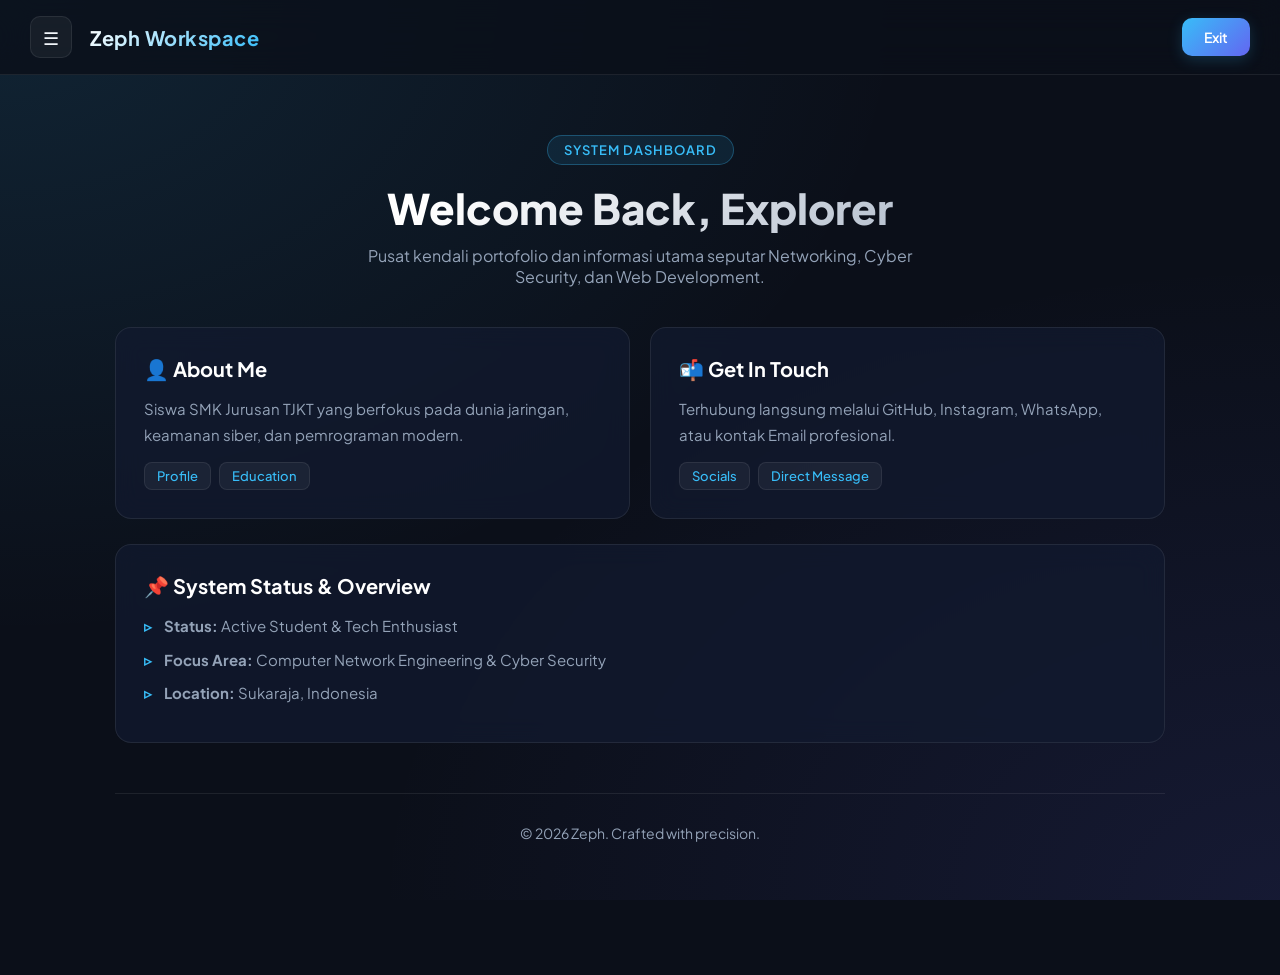
<file: index.html>
<!DOCTYPE html>
<html lang="en">
<head>
    <meta charset="UTF-8">
    <meta name="viewport" content="width=device-width, initial-scale=1.0">
    <title>Dashboard | Zeph</title>
    <link rel="stylesheet" href="gaya.css">
</head>
<body>

<div class="overlay" id="overlay" onclick="toggleSidebar()"></div>

<header>
    <div class="logo">
        <button class="menu-btn" onclick="toggleSidebar()">☰</button>
        <h1>Zeph Workspace</h1>
    </div>

    <button class="logout" onclick="location.href='https://google.com'">
        Exit
    </button>
</header>

<!-- Sidebar -->
<div class="sidebar" id="sidebar">
    <div class="sidebar-header">
        <h2>Navigation</h2>
        <button class="close-btn" onclick="toggleSidebar()">✕</button>
    </div>

    <ul>
        <li><a href="index.html" class="active"> Dashboard</a></li>
        <li><a href="anjay.html"> Experience</a></li>
        <li><a href="about.html"> About Me</a></li>
        <li><a href="contact.html"> Contact</a></li>
    </ul>
</div>

<!-- Main Content -->
<div class="content">

    <section class="hero">
        <span class="hero-badge">System Dashboard</span>
        <h1>Welcome Back, Explorer</h1>
        <p>Pusat kendali portofolio dan informasi utama seputar Networking, Cyber Security, dan Web Development.</p>
    </section>

    <div class="grid-layout">
        <div class="card" onclick="location.href='about.html'" style="cursor: pointer;">
            <h2>👤 About Me</h2>
            <p>Siswa SMK Jurusan TJKT yang berfokus pada dunia jaringan, keamanan siber, dan pemrograman modern.</p>
            <div class="tags">
                <span class="tag">Profile</span>
                <span class="tag">Education</span>
            </div>
        </div>

        <div class="card" onclick="location.href='contact.html'" style="cursor: pointer;">
            <h2>📬 Get In Touch</h2>
            <p>Terhubung langsung melalui GitHub, Instagram, WhatsApp, atau kontak Email profesional.</p>
            <div class="tags">
                <span class="tag">Socials</span>
                <span class="tag">Direct Message</span>
            </div>
        </div>
    </div>

    <div class="card">
        <h2>📌 System Status & Overview</h2>
        <ul>
            <li><strong>Status:</strong> Active Student & Tech Enthusiast</li>
            <li><strong>Focus Area:</strong> Computer Network Engineering & Cyber Security</li>
            <li><strong>Location:</strong> Sukaraja, Indonesia</li>
        </ul>
    </div>

    <div class="footer">
        © 2026 Zeph. Crafted with precision.
    </div>

</div>

<script>
function toggleSidebar() {
    const sidebar = document.getElementById("sidebar");
    const overlay = document.getElementById("overlay");
    sidebar.classList.toggle("open");
    overlay.classList.toggle("active");
}
</script>

</body>
</html>
</file>
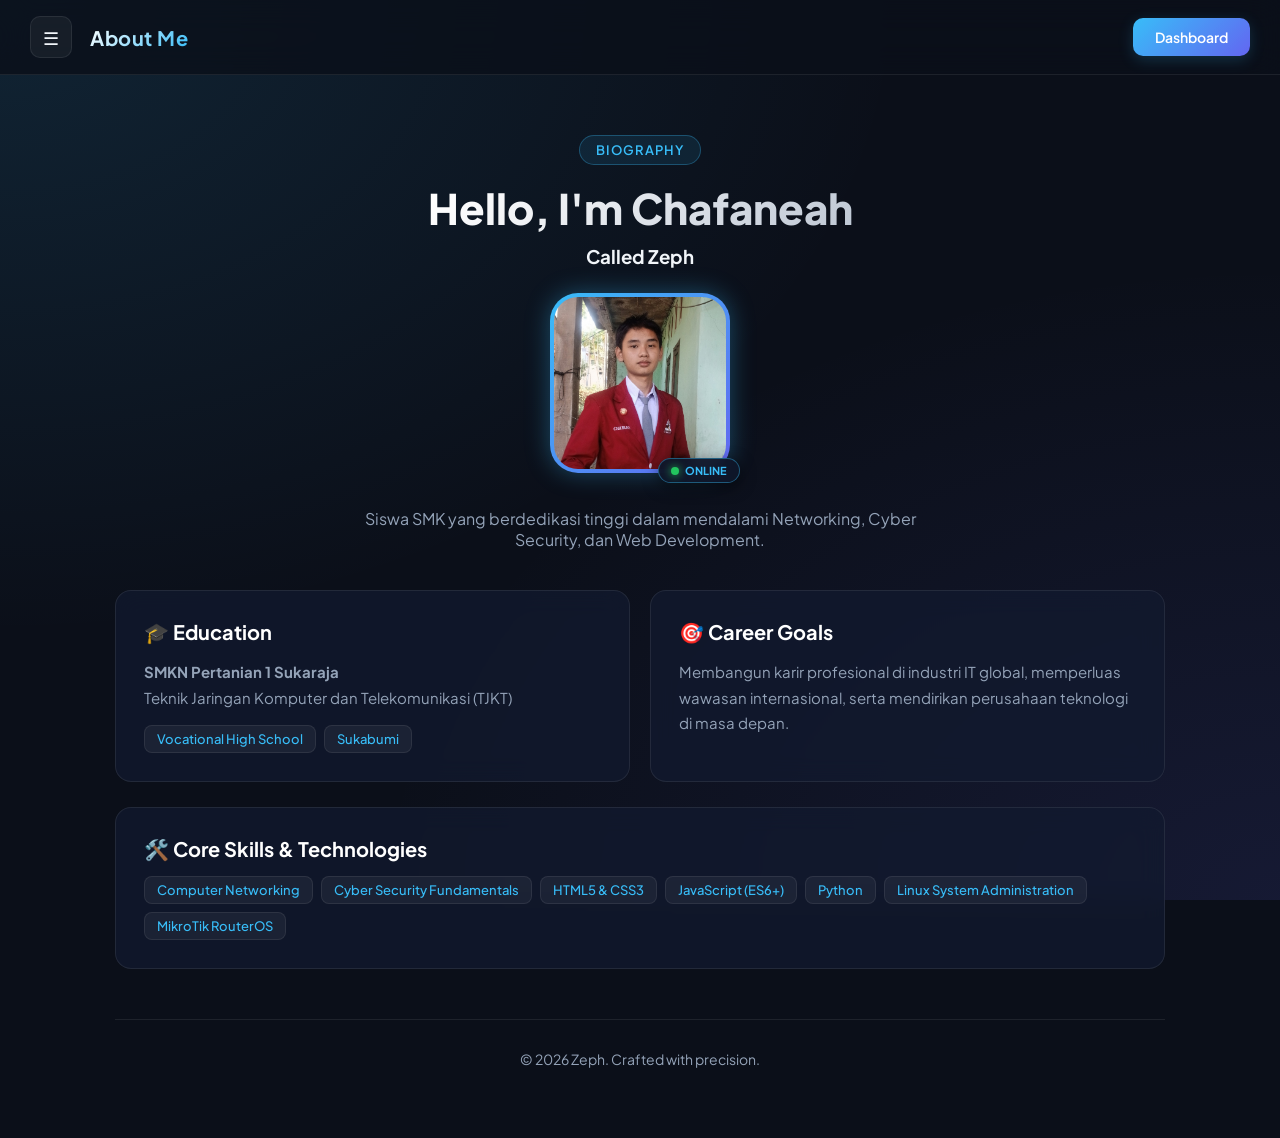
<file: about.html>
<!DOCTYPE html>
<html lang="en">
<head>
    <meta charset="UTF-8">
    <meta name="viewport" content="width=device-width, initial-scale=1.0">
    <title>About Me | Zeph</title>
    <link rel="stylesheet" href="gaya.css">
</head>
<body>

<div class="overlay" id="overlay" onclick="toggleSidebar()"></div>

<header>
    <div class="logo">
        <button class="menu-btn" onclick="toggleSidebar()">☰</button>
        <h1>About Me</h1>
    </div>

    <button class="logout" onclick="location.href='index.html'">
        Dashboard
    </button>
</header>

<!-- Sidebar -->
<div class="sidebar" id="sidebar">
    <div class="sidebar-header">
        <h2>Navigation</h2>
        <button class="close-btn" onclick="toggleSidebar()">✕</button>
    </div>

    <ul>
        <li><a href="index.html">Dashboard</a></li>
        <li><a href="anjay.html"> Experience</a></li>
        <li><a href="about.html" class="active"> About Me</a></li>
        <li><a href="contact.html"> Contact</a></li>
    </ul>
</div>

<!-- Main Content -->
<div class="content">

    <section class="hero">
        <span class="hero-badge">Biography</span>
        <h1>Hello, I'm Chafaneah</h1>
        <h3>Called Zeph</h2>
        <!-- Cyber Profile Frame -->
        <div class="profile-container">
            <div class="profile-avatar">
                <img src="gweh.jpg" alt="Foto Zeph">
            </div>
            <div class="status-badge">
                <span class="status-dot"></span>
                <span>ONLINE</span>
            </div>
        </div>

        <p>Siswa SMK yang berdedikasi tinggi dalam mendalami Networking, Cyber Security, dan Web Development.</p>
    </section>

    <div class="grid-layout">
        <div class="card">
            <h2>🎓 Education</h2>
            <p><strong>SMKN Pertanian 1 Sukaraja</strong></p>
            <p>Teknik Jaringan Komputer dan Telekomunikasi (TJKT)</p>
            <div class="tags">
                <span class="tag">Vocational High School</span>
                <span class="tag">Sukabumi</span>
            </div>
        </div>

        <div class="card">
            <h2>🎯 Career Goals</h2>
            <p>Membangun karir profesional di industri IT global, memperluas wawasan internasional, serta mendirikan perusahaan teknologi di masa depan.</p>
        </div>
    </div>

    <div class="card">
        <h2>🛠️ Core Skills & Technologies</h2>
        <div class="tags" style="margin-top: 10px;">
            <span class="tag">Computer Networking</span>
            <span class="tag">Cyber Security Fundamentals</span>
            <span class="tag">HTML5 & CSS3</span>
            <span class="tag">JavaScript (ES6+)</span>
            <span class="tag">Python</span>
            <span class="tag">Linux System Administration</span>
            <span class="tag">MikroTik RouterOS</span>
        </div>
    </div>

    <div class="footer">
        © 2026 Zeph. Crafted with precision.
    </div>

</div>

<script>
function toggleSidebar() {
    const sidebar = document.getElementById("sidebar");
    const overlay = document.getElementById("overlay");
    sidebar.classList.toggle("open");
    overlay.classList.toggle("active");
}
</script>

</body>
</html>
</file>
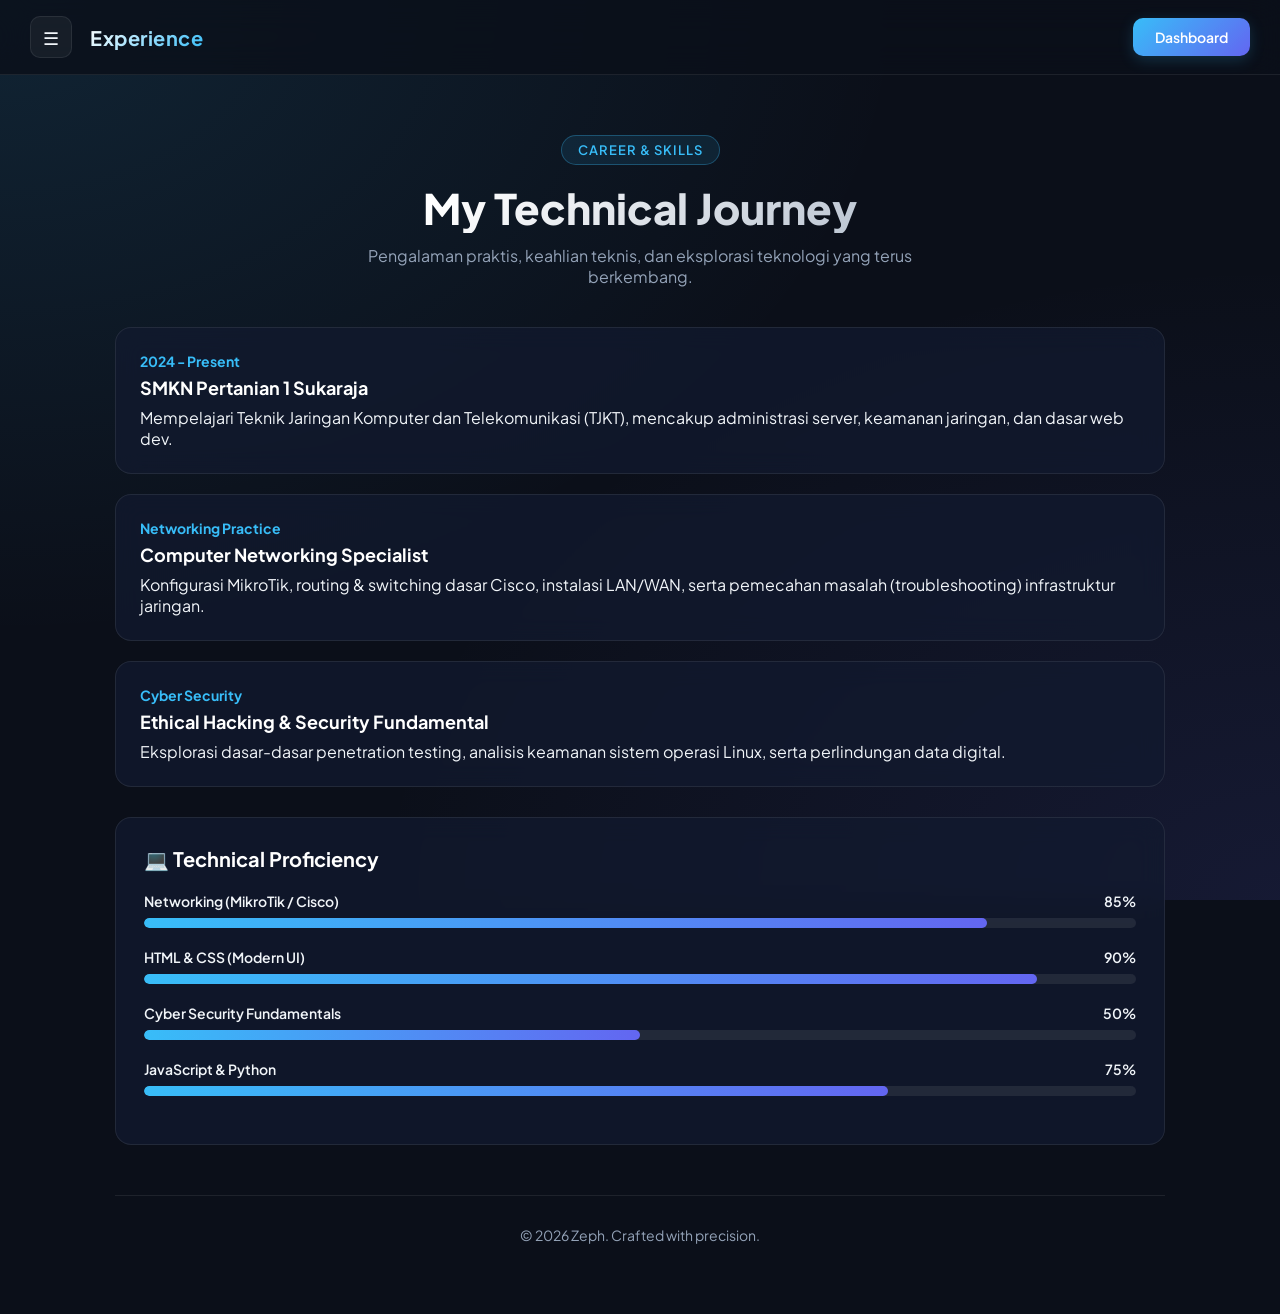
<file: anjay.html>
<!DOCTYPE html>
<html lang="en">
<head>
    <meta charset="UTF-8">
    <meta name="viewport" content="width=device-width, initial-scale=1.0">
    <title>Experience | Zeph</title>
    <link rel="stylesheet" href="gaya.css">
</head>
<body>

<div class="overlay" id="overlay" onclick="toggleSidebar()"></div>

<header>
    <div class="logo">
        <button class="menu-btn" onclick="toggleSidebar()">☰</button>
        <h1>Experience</h1>
    </div>

    <button class="logout" onclick="location.href='index.html'">
        Dashboard
    </button>
</header>

<!-- Sidebar -->
<div class="sidebar" id="sidebar">
    <div class="sidebar-header">
        <h2>Navigation</h2>
        <button class="close-btn" onclick="toggleSidebar()">✕</button>
    </div>

    <ul>
        <li><a href="index.html">Dashboard</a></li>
        <li><a href="anjay.html" class="active"> Experience</a></li>
        <li><a href="about.html"> About Me</a></li>
        <li><a href="contact.html"> Contact</a></li>
    </ul>
</div>

<!-- Main Content -->
<div class="content">

    <section class="hero">
        <span class="hero-badge">Career & Skills</span>
        <h1>My Technical Journey</h1>
        <p>Pengalaman praktis, keahlian teknis, dan eksplorasi teknologi yang terus berkembang.</p>
    </section>

    <!-- Timeline Section -->
    <div class="timeline">
        <div class="timeline-item">
            <div class="timeline-card">
                <div class="year">2024 - Present</div>
                <h3>SMKN Pertanian 1 Sukaraja</h3>
                <p>Mempelajari Teknik Jaringan Komputer dan Telekomunikasi (TJKT), mencakup administrasi server, keamanan jaringan, dan dasar web dev.</p>
            </div>
        </div>

        <div class="timeline-item">
            <div class="timeline-card">
                <div class="year">Networking Practice</div>
                <h3>Computer Networking Specialist</h3>
                <p>Konfigurasi MikroTik, routing & switching dasar Cisco, instalasi LAN/WAN, serta pemecahan masalah (troubleshooting) infrastruktur jaringan.</p>
            </div>
        </div>

        <div class="timeline-item">
            <div class="timeline-card">
                <div class="year">Cyber Security</div>
                <h3>Ethical Hacking & Security Fundamental</h3>
                <p>Eksplorasi dasar-dasar penetration testing, analisis keamanan sistem operasi Linux, serta perlindungan data digital.</p>
            </div>
        </div>
    </div>

    <!-- Skills Progress Section -->
    <div class="skills-container">
        <div class="card">
            <h2>💻 Technical Proficiency</h2>
            
            <div class="skill-item" style="margin-top: 20px;">
                <div class="skill-info">
                    <span>Networking (MikroTik / Cisco)</span>
                    <span>85%</span>
                </div>
                <div class="progress-bar">
                    <div class="progress-fill" style="width: 85%;"></div>
                </div>
            </div>

            <div class="skill-item">
                <div class="skill-info">
                    <span>HTML & CSS (Modern UI)</span>
                    <span>90%</span>
                </div>
                <div class="progress-bar">
                    <div class="progress-fill" style="width: 90%;"></div>
                </div>
            </div>

            <div class="skill-item">
                <div class="skill-info">
                    <span>Cyber Security Fundamentals</span>
                    <span>50%</span>
                </div>
                <div class="progress-bar">
                    <div class="progress-fill" style="width: 50%;"></div>
                </div>
            </div>

            <div class="skill-item">
                <div class="skill-info">
                    <span>JavaScript & Python</span>
                    <span>75%</span>
                </div>
                <div class="progress-bar">
                    <div class="progress-fill" style="width: 75%;"></div>
                </div>
            </div>
        </div>
    </div>

    <div class="footer">
        © 2026 Zeph. Crafted with precision.
    </div>

</div>

<script>
function toggleSidebar() {
    const sidebar = document.getElementById("sidebar");
    const overlay = document.getElementById("overlay");
    sidebar.classList.toggle("open");
    overlay.classList.toggle("active");
}
</script>

</body>
</html>
</file>
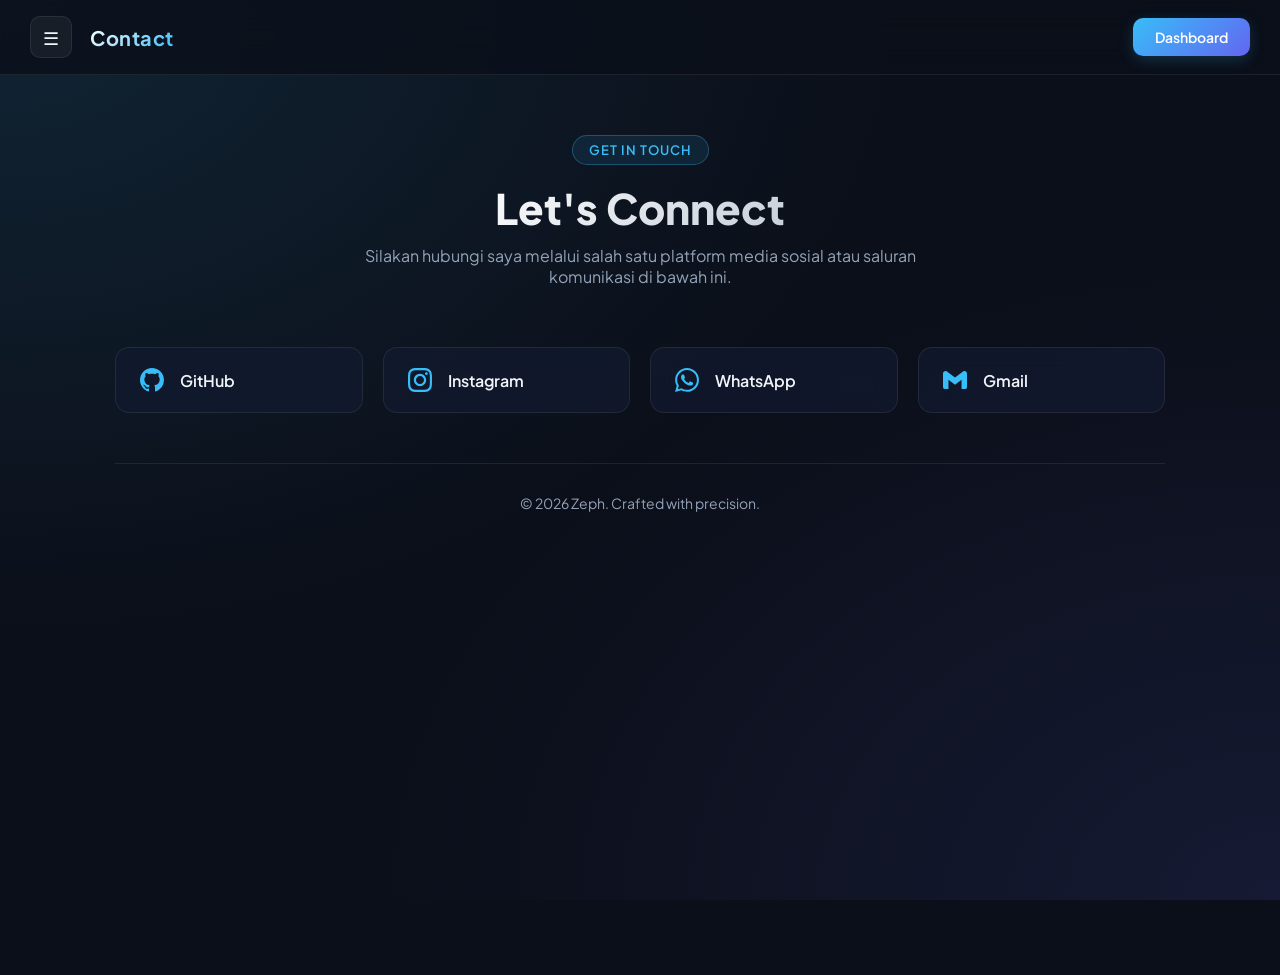
<file: contact.html>
<!DOCTYPE html>
<html lang="en">
<head>
    <meta charset="UTF-8">
    <meta name="viewport" content="width=device-width, initial-scale=1.0">
    <title>Contact | Zeph</title>
    <link rel="stylesheet" href="gaya.css">
</head>
<body>

<div class="overlay" id="overlay" onclick="toggleSidebar()"></div>

<header>
    <div class="logo">
        <button class="menu-btn" onclick="toggleSidebar()">☰</button>
        <h1>Contact</h1>
    </div>

    <button class="logout" onclick="location.href='index.html'">
        Dashboard
    </button>
</header>

<!-- Sidebar -->
<div class="sidebar" id="sidebar">
    <div class="sidebar-header">
        <h2>Navigation</h2>
        <button class="close-btn" onclick="toggleSidebar()">✕</button>
    </div>

    <ul>
        <li><a href="index.html">Dashboard</a></li>
        <li><a href="anjay.html">Experience</a></li>
        <li><a href="about.html">About Me</a></li>
        <li><a href="contact.html" class="active">Contact</a></li>
    </ul>
</div>

<!-- Main Content -->
<div class="content">

    <section class="hero">
        <span class="hero-badge">Get In Touch</span>
        <h1>Let's Connect</h1>
        <p>Silakan hubungi saya melalui salah satu platform media sosial atau saluran komunikasi di bawah ini.</p>
    </section>

    <div class="contact-grid">
        <a href="https://github.com/zafnats" target="_blank" class="contact-card github">
            <svg viewBox="0 0 24 24"><path d="M12 0C5.37 0 0 5.37 0 12c0 5.31 3.435 9.795 8.205 11.385.6.105.825-.255.825-.57 0-.285-.015-1.23-.015-2.235-3.015.555-3.795-.735-4.035-1.41-.135-.345-.72-1.41-1.23-1.695-.42-.225-1.02-.78-.015-.795.945-.015 1.62.87 1.845 1.23 1.08 1.815 2.805 1.305 3.495.99.105-.78.42-1.305.765-1.605-2.67-.3-5.46-1.335-5.46-5.925 0-1.305.465-2.385 1.23-3.225-.12-.3-.54-1.53.12-3.18 0 0 1.005-.315 3.3 1.23.96-.27 1.98-.405 3-.405s2.04.135 3 .405c2.295-1.56 3.3-1.23 3.3-1.23.66 1.65.24 2.88.12 3.18.765.84 1.23 1.905 1.23 3.225 0 4.605-2.805 5.625-5.475 5.925.435.375.81 1.095.81 2.22 0 1.605-.015 2.895-.015 3.3 0 .315.225.69.825.57A12.02 12.02 0 0024 12c0-6.63-5.37-12-12-12z"/></svg>
            <span>GitHub</span>
        </a>

        <a href="https://instagram.com/zafnats_rr" target="_blank" class="contact-card instagram">
            <svg viewBox="0 0 24 24"><path d="M12 2.163c3.204 0 3.584.012 4.85.07 3.252.148 4.771 1.691 4.919 4.919.058 1.265.069 1.645.069 4.849 0 3.205-.012 3.584-.069 4.849-.149 3.225-1.664 4.771-4.919 4.919-1.266.058-1.644.07-4.85.07-3.204 0-3.584-.012-4.849-.07-3.26-.149-4.771-1.699-4.919-4.92-.058-1.265-.07-1.644-.07-4.849 0-3.204.013-3.583.07-4.849.149-3.227 1.664-4.771 4.919-4.919 1.266-.057 1.645-.069 4.849-.069zm0-2.163c-3.259 0-3.667.014-4.947.072-4.358.2-6.78 2.618-6.98 6.98-.059 1.281-.073 1.689-.073 4.948 0 3.259.014 3.668.072 4.948.2 4.358 2.618 6.78 6.98 6.98 1.281.058 1.689.072 4.948.072 3.259 0 3.668-.014 4.948-.072 4.354-.2 6.782-2.618 6.979-6.98.059-1.28.073-1.689.073-4.948 0-3.259-.014-3.667-.072-4.947-.196-4.354-2.617-6.78-6.979-6.98-1.281-.059-1.69-.073-4.949-.073zm0 5.838c-3.403 0-6.162 2.759-6.162 6.162s2.759 6.163 6.162 6.163 6.162-2.759 6.162-6.163c0-3.403-2.759-6.162-6.162-6.162zm0 10.162c-2.209 0-4-1.79-4-4 0-2.209 1.791-4 4-4s4 1.791 4 4c0 2.21-1.791 4-4 4zm6.406-11.845c-.796 0-1.441.645-1.441 1.44s.645 1.44 1.441 1.44c.795 0 1.439-.645 1.439-1.44s-.644-1.44-1.439-1.44z"/></svg>
            <span>Instagram</span>
        </a>

        <!-- Fixed WA link with 62 prefix -->
        <a href="https://wa.me/6285862744449" target="_blank" class="contact-card whatsapp">
            <svg viewBox="0 0 24 24"><path d="M.057 24l1.687-6.163c-1.041-1.804-1.588-3.849-1.587-5.946.003-6.556 5.338-11.891 11.893-11.891 3.181.001 6.167 1.24 8.413 3.488 2.245 2.248 3.481 5.236 3.48 8.414-.003 6.557-5.338 11.892-11.893 11.892-1.99-.001-3.951-.5-5.688-1.448l-6.305 1.654zm6.597-3.807c1.676.995 3.276 1.591 5.392 1.592 5.448 0 9.886-4.434 9.889-9.885.002-5.462-4.415-9.89-9.881-9.892-5.452 0-9.887 4.434-9.889 9.884-.001 2.225.651 3.891 1.746 5.634l-.999 3.648 3.742-.981zm11.387-5.464c-.074-.124-.272-.198-.57-.347-.297-.149-1.758-.868-2.031-.967-.272-.099-.47-.149-.669.149-.198.297-.768.967-.941 1.165-.173.198-.347.223-.644.074-.297-.149-1.255-.462-2.39-1.475-.883-.788-1.48-1.761-1.653-2.059-.173-.297-.018-.458.13-.606.134-.133.297-.347.446-.521.151-.172.2-.296.3-.495.099-.198.05-.372-.025-.521-.075-.148-.669-1.611-.916-2.206-.242-.579-.487-.501-.669-.51l-.57-.01c-.198 0-.52.074-.792.372s-1.04 1.016-1.04 2.479 1.065 2.876 1.213 3.074c.149.198 2.095 3.2 5.076 4.487.709.306 1.263.489 1.694.626.712.226 1.36.194 1.872.118.571-.085 1.758-.719 2.006-1.413.248-.695.248-1.29.173-1.414z"/></svg>
            <span>WhatsApp</span>
        </a>

        <a href="mailto:chafaneah001@gmail.com" class="contact-card gmail">
            <svg viewBox="0 0 24 24"><path d="M24 5.457v13.909c0 .904-.732 1.636-1.636 1.636h-3.819V11.73L12 16.64l-6.545-4.91v9.273H1.636A1.636 1.636 0 0 1 0 19.366V5.457c0-2.023 2.309-3.178 3.927-1.964L12 9.545l8.073-6.052c1.618-1.214 3.927-.059 3.927 1.964z"/></svg>
            <span>Gmail</span>
        </a>
    </div>

    <div class="footer">
        © 2026 Zeph. Crafted with precision.
    </div>

</div>

<script>
function toggleSidebar() {
    const sidebar = document.getElementById("sidebar");
    const overlay = document.getElementById("overlay");
    sidebar.classList.toggle("open");
    overlay.classList.toggle("active");
}
</script>

</body>
</html>
</file>
<file: gaya.css>
@import url('https://fonts.googleapis.com/css2?family=Plus+Jakarta+Sans:wght@300;400;500;600;700;800&display=swap');

/* =========================
   GLOBAL RESET & VARIABLES
========================= */
:root {
    --bg-main: #0b0f19;
    --bg-card: rgba(18, 26, 47, 0.75);
    --bg-card-hover: rgba(26, 38, 66, 0.85);
    --primary: #38bdf8;
    --primary-glow: rgba(56, 189, 248, 0.35);
    --accent: #6366f1;
    --text-main: #f1f5f9;
    --text-muted: #94a3b8;
    --border: rgba(255, 255, 255, 0.08);
    --border-hover: rgba(56, 189, 248, 0.4);
    --sidebar-width: 270px;
}

* {
    margin: 0;
    padding: 0;
    box-sizing: border-box;
    font-family: 'Plus Jakarta Sans', sans-serif;
}

html {
    scroll-behavior: smooth;
}

body {
    background-color: var(--bg-main);
    background-image: 
        radial-gradient(at 0% 0%, rgba(56, 189, 248, 0.12) 0px, transparent 50%),
        radial-gradient(at 100% 100%, rgba(99, 102, 241, 0.12) 0px, transparent 50%);
    background-attachment: fixed;
    color: var(--text-main);
    min-height: 100vh;
    overflow-x: hidden;
}

/* Custom Scrollbar */
::-webkit-scrollbar {
    width: 8px;
}
::-webkit-scrollbar-track {
    background: var(--bg-main);
}
::-webkit-scrollbar-thumb {
    background: #1e293b;
    border-radius: 4px;
}
::-webkit-scrollbar-thumb:hover {
    background: var(--primary);
}

/* =========================
   HEADER
========================= */
header {
    position: fixed;
    top: 0;
    left: 0;
    width: 100%;
    height: 75px;
    background: rgba(11, 15, 25, 0.8);
    backdrop-filter: blur(16px);
    -webkit-backdrop-filter: blur(16px);
    display: flex;
    justify-content: space-between;
    align-items: center;
    padding: 0 30px;
    z-index: 1000;
    border-bottom: 1px solid var(--border);
}

.logo {
    display: flex;
    align-items: center;
    gap: 18px;
}

.logo h1 {
    font-size: 20px;
    font-weight: 700;
    letter-spacing: 0.5px;
    background: linear-gradient(135deg, #ffffff 0%, var(--primary) 100%);
    -webkit-background-clip: text;
    -webkit-text-fill-color: transparent;
}

.menu-btn, .close-btn {
    background: rgba(255, 255, 255, 0.05);
    border: 1px solid var(--border);
    color: var(--text-main);
    width: 42px;
    height: 42px;
    border-radius: 10px;
    font-size: 18px;
    cursor: pointer;
    display: flex;
    align-items: center;
    justify-content: center;
    transition: all 0.3s cubic-bezier(0.4, 0, 0.2, 1);
}

.menu-btn:hover, .close-btn:hover {
    background: var(--primary);
    color: #000;
    box-shadow: 0 0 15px var(--primary-glow);
    border-color: var(--primary);
}

.logout {
    background: linear-gradient(135deg, var(--primary), var(--accent));
    color: #fff;
    border: none;
    padding: 10px 22px;
    border-radius: 10px;
    font-weight: 600;
    font-size: 14px;
    cursor: pointer;
    transition: all 0.3s ease;
    box-shadow: 0 4px 15px rgba(56, 189, 248, 0.2);
}

.logout:hover {
    transform: translateY(-2px);
    box-shadow: 0 6px 20px rgba(56, 189, 248, 0.4);
}

/* =========================
   SIDEBAR & OVERLAY
========================= */
.sidebar {
    position: fixed;
    top: 0;
    left: calc(-1 * var(--sidebar-width));
    width: var(--sidebar-width);
    height: 100vh;
    background: rgba(15, 23, 42, 0.95);
    backdrop-filter: blur(20px);
    border-right: 1px solid var(--border);
    transition: all 0.4s cubic-bezier(0.4, 0, 0.2, 1);
    z-index: 1001;
    padding: 25px 20px;
    display: flex;
    flex-direction: column;
}

.sidebar.open {
    left: 0;
    box-shadow: 10px 0 30px rgba(0, 0, 0, 0.5);
}

.sidebar-header {
    display: flex;
    justify-content: space-between;
    align-items: center;
    margin-bottom: 35px;
    padding-bottom: 15px;
    border-bottom: 1px solid var(--border);
}

.sidebar-header h2 {
    font-size: 18px;
    color: var(--text-main);
}

.sidebar ul {
    list-style: none;
    display: flex;
    flex-direction: column;
    gap: 10px;
}

.sidebar ul li a {
    display: flex;
    align-items: center;
    gap: 12px;
    padding: 12px 16px;
    color: var(--text-muted);
    text-decoration: none;
    border-radius: 10px;
    font-weight: 500;
    font-size: 15px;
    transition: all 0.25s ease;
    border: 1px solid transparent;
}

.sidebar ul li a:hover,
.sidebar ul li a.active {
    background: rgba(56, 189, 248, 0.1);
    color: var(--primary);
    border-color: rgba(56, 189, 248, 0.2);
    transform: translateX(5px);
}

.overlay {
    position: fixed;
    top: 0;
    left: 0;
    width: 100vw;
    height: 100vh;
    background: rgba(0, 0, 0, 0.6);
    backdrop-filter: blur(4px);
    z-index: 999;
    opacity: 0;
    pointer-events: none;
    transition: opacity 0.3s ease;
}

.overlay.active {
    opacity: 1;
    pointer-events: auto;
}

/* =========================
   CONTENT & HERO
========================= */
.content {
    margin-top: 75px;
    padding: 40px 25px;
    max-width: 1100px;
    margin-left: auto;
    margin-right: auto;
    transition: all 0.4s ease;
}

.hero {
    text-align: center;
    padding: 20px 20px 40px 20px;
}

.hero-badge {
    display: inline-block;
    padding: 6px 16px;
    background: rgba(56, 189, 248, 0.1);
    border: 1px solid rgba(56, 189, 248, 0.3);
    color: var(--primary);
    border-radius: 20px;
    font-size: 13px;
    font-weight: 600;
    letter-spacing: 1px;
    text-transform: uppercase;
    margin-bottom: 18px;
}

.hero h1 {
    font-size: 42px;
    font-weight: 800;
    line-height: 1.2;
    margin-bottom: 12px;
    background: linear-gradient(135deg, #ffffff 30%, var(--text-muted) 100%);
    -webkit-background-clip: text;
    -webkit-text-fill-color: transparent;
}

.hero p {
    color: var(--text-muted);
    font-size: 16px;
    max-width: 600px;
    margin: 0 auto;
}

/* =========================
   CYBER PROFILE FRAME
========================= */
.profile-container {
    position: relative;
    width: 180px;
    height: 180px;
    margin: 25px auto 35px auto;
}

.profile-avatar {
    width: 100%;
    height: 100%;
    border-radius: 28px;
    padding: 4px;
    background: linear-gradient(135deg, var(--primary), var(--accent));
    box-shadow: 0 0 25px var(--primary-glow);
    transition: all 0.4s cubic-bezier(0.4, 0, 0.2, 1);
}

.profile-avatar img {
    width: 100%;
    height: 100%;
    object-fit: cover;
    border-radius: 24px;
    display: block;
    background-color: var(--bg-card);
}

.profile-container:hover .profile-avatar {
    transform: translateY(-6px) scale(1.02);
    box-shadow: 0 0 40px rgba(56, 189, 248, 0.5);
}

.status-badge {
    position: absolute;
    bottom: -10px;
    right: -10px;
    background: rgba(15, 23, 42, 0.95);
    border: 1px solid var(--border-hover);
    color: var(--primary);
    font-size: 11px;
    font-weight: 700;
    padding: 5px 12px;
    border-radius: 20px;
    display: flex;
    align-items: center;
    gap: 6px;
    backdrop-filter: blur(8px);
    box-shadow: 0 4px 15px rgba(0, 0, 0, 0.5);
}

.status-dot {
    width: 8px;
    height: 8px;
    background: #22c55e;
    border-radius: 50%;
    box-shadow: 0 0 8px #22c55e;
    animation: pulse-dot 2s infinite;
}

@keyframes pulse-dot {
    0%, 100% { opacity: 1; transform: scale(1); }
    50% { opacity: 0.4; transform: scale(1.2); }
}

/* =========================
   CARDS & GRID
========================= */
.grid-layout {
    display: grid;
    grid-template-columns: repeat(auto-fit, minmax(300px, 1fr));
    gap: 20px;
    margin-bottom: 25px;
}

.card {
    background: var(--bg-card);
    backdrop-filter: blur(12px);
    -webkit-backdrop-filter: blur(12px);
    border: 1px solid var(--border);
    border-radius: 16px;
    padding: 28px;
    transition: all 0.3s cubic-bezier(0.4, 0, 0.2, 1);
    position: relative;
    overflow: hidden;
}

.card::before {
    content: '';
    position: absolute;
    top: 0;
    left: 0;
    width: 100%;
    height: 2px;
    background: linear-gradient(90deg, transparent, var(--primary), transparent);
    opacity: 0;
    transition: opacity 0.3s ease;
}

.card:hover {
    background: var(--bg-card-hover);
    border-color: var(--border-hover);
    transform: translateY(-5px);
    box-shadow: 0 12px 30px -10px rgba(0, 0, 0, 0.5), 0 0 20px var(--primary-glow);
}

.card:hover::before {
    opacity: 1;
}

.card h2 {
    font-size: 20px;
    color: #fff;
    margin-bottom: 14px;
    display: flex;
    align-items: center;
    gap: 10px;
}

.card p, .card li {
    color: var(--text-muted);
    line-height: 1.7;
    font-size: 15px;
}

.card ul {
    list-style: none;
}

.card ul li {
    position: relative;
    padding-left: 20px;
    margin-bottom: 8px;
}

.card ul li::before {
    content: "▹";
    position: absolute;
    left: 0;
    color: var(--primary);
    font-weight: bold;
}

.tags {
    display: flex;
    flex-wrap: wrap;
    gap: 8px;
    margin-top: 15px;
}

.tag {
    background: rgba(255, 255, 255, 0.05);
    border: 1px solid var(--border);
    color: var(--primary);
    padding: 5px 12px;
    border-radius: 8px;
    font-size: 13px;
    font-weight: 500;
}

/* =========================
   FOOTER
========================= */
.footer {
    text-align: center;
    padding: 30px;
    color: var(--text-muted);
    font-size: 14px;
    border-top: 1px solid var(--border);
    margin-top: 50px;
}

/* =========================
   RESPONSIVE
========================= */
@media (max-width: 768px) {
    header { padding: 0 18px; }
    .hero h1 { font-size: 32px; }
    .content { padding: 25px 15px; }
    .grid-layout { grid-template-columns: 1fr; }
    .profile-container { width: 150px; height: 150px; }
}
/* =========================
   CONTACT CARDS
========================= */
.contact-grid {
    display: grid;
    grid-template-columns: repeat(auto-fit, minmax(220px, 1fr));
    gap: 20px;
    margin-top: 20px;
}

.contact-card {
    display: flex;
    align-items: center;
    gap: 16px;
    background: var(--bg-card);
    border: 1px solid var(--border);
    padding: 20px 24px;
    border-radius: 14px;
    color: var(--text-main);
    text-decoration: none;
    font-weight: 600;
    font-size: 16px;
    transition: all 0.3s cubic-bezier(0.4, 0, 0.2, 1);
    backdrop-filter: blur(12px);
}

.contact-card svg {
    width: 24px;
    height: 24px;
    fill: var(--primary);
    transition: fill 0.3s ease;
}

.contact-card:hover {
    background: var(--bg-card-hover);
    transform: translateY(-4px);
    box-shadow: 0 10px 25px -5px rgba(0, 0, 0, 0.5);
}

/* Hover Accent Colors per Platform */
.contact-card.github:hover { border-color: #f0f6fc; color: #f0f6fc; }
.contact-card.github:hover svg { fill: #f0f6fc; }

.contact-card.instagram:hover { border-color: #e1306c; color: #e1306c; }
.contact-card.instagram:hover svg { fill: #e1306c; }

.contact-card.whatsapp:hover { border-color: #25d366; color: #25d366; }
.contact-card.whatsapp:hover svg { fill: #25d366; }

.contact-card.gmail:hover { border-color: #ea4335; color: #ea4335; }
.contact-card.gmail:hover svg { fill: #ea4335; }
/* =========================
   TIMELINE & SKILLS (Fix anjay.html)
========================= */
.timeline {
    display: flex;
    flex-direction: column;
    gap: 20px;
    margin-bottom: 30px;
}

.timeline-card {
    background: var(--bg-card);
    border: 1px solid var(--border);
    border-radius: 16px;
    padding: 24px;
    backdrop-filter: blur(12px);
    transition: all 0.3s ease;
}

.timeline-card:hover {
    background: var(--bg-card-hover);
    border-color: var(--border-hover);
    transform: translateY(-4px);
}

.timeline-card .year {
    color: var(--primary);
    font-weight: 700;
    font-size: 14px;
    margin-bottom: 6px;
}

.timeline-card h3 {
    color: #fff;
    font-size: 18px;
    margin-bottom: 8px;
}

.skills-container {
    margin-bottom: 30px;
}

.skill-item {
    margin-bottom: 20px;
}

.skill-info {
    display: flex;
    justify-content: space-between;
    color: var(--text-main);
    font-size: 14px;
    font-weight: 600;
    margin-bottom: 8px;
}

.progress-bar {
    width: 100%;
    height: 10px;
    background: rgba(255, 255, 255, 0.08);
    border-radius: 10px;
    overflow: hidden;
}

.progress-fill {
    height: 100%;
    background: linear-gradient(90deg, var(--primary), var(--accent));
    border-radius: 10px;
    transition: width 0.5s ease;
}
</file>
